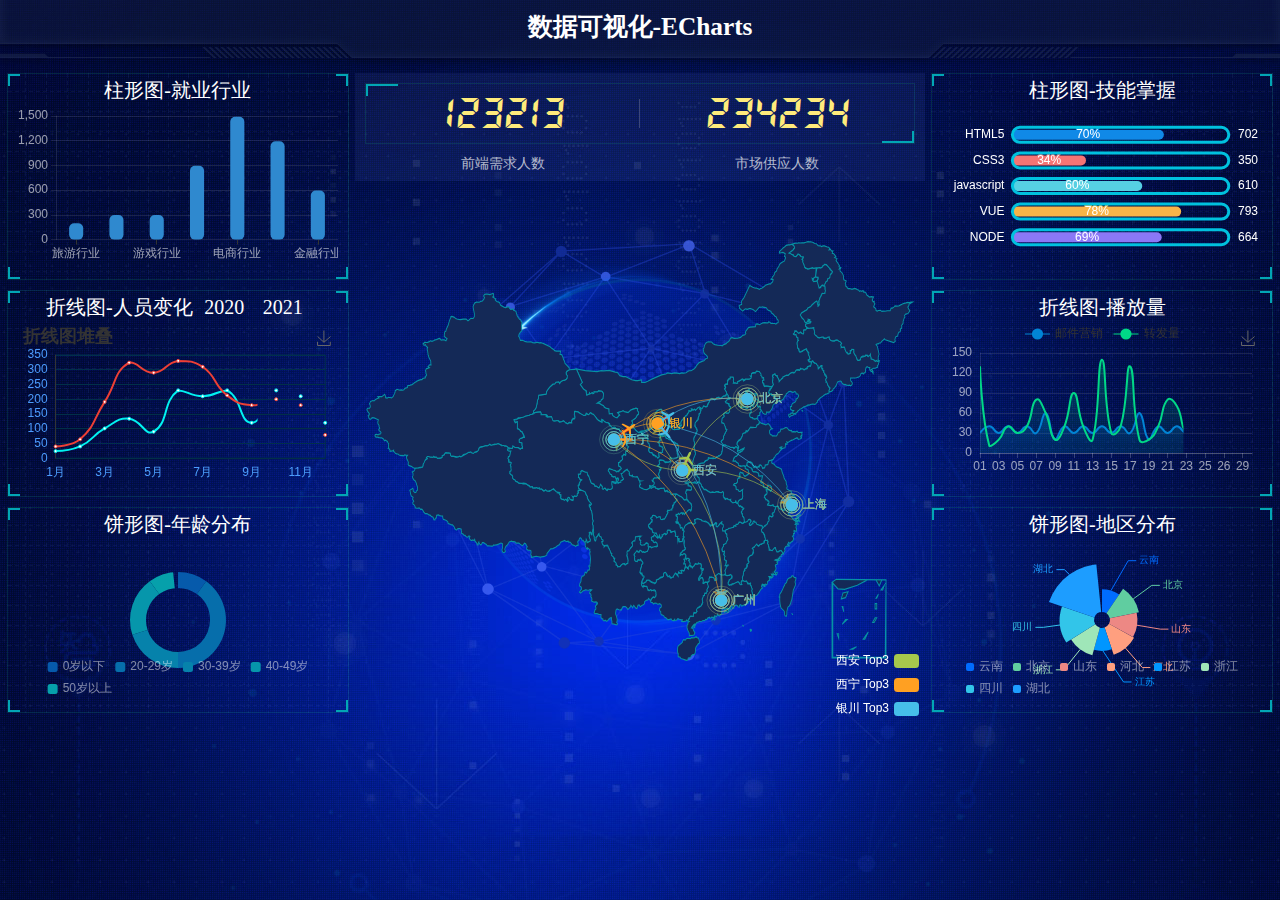
<file: index.html>
<!DOCTYPE html>
<html lang="en">
<head>
    <meta charset="UTF-8">
    <meta name="viewport" content="width=device-width, initial-scale=1.0" />
    <title>数据可视化</title>
    <link rel="stylesheet" href="css/index.css">
    <script src="js/flexible.js"></script>
    <script src="js/echarts.min.js"></script>
    <script src="js/jquery.js"></script>
    <script src="js/china.js"></script>
</head>
<body>
<!--头部的盒子-->
<header>
    <h1>数据可视化-ECharts</h1>
    <div class="showTime"></div>
</header>
<!--页面主体部分-->
<section class="mainbox">
   <div class="column">
      <div class="panel bar">
          <h2>柱形图-就业行业</h2>
          <div class="chart"></div>
          <div class="panel-footer"></div>
      </div>
       <div class="panel line">
           <h2>折线图-人员变化
               <a href="javascript:;">2020</a>
               <a href="javascript:;">2021</a>
           </h2>
           <div class="chart"></div>
           <div class="panel-footer"></div>
       </div>
       <div class="panel pie">
           <h2>饼形图-年龄分布</h2>
           <div class="chart"></div>
           <div class="panel-footer"></div>
       </div>
   </div>
    <div class="column">
        <!--no 模块制作-->
        <div class="no">
            <div class="no-hd">
                <ul>
                    <li>123213</li>
                    <li>234234</li>
                </ul>
            </div>
            <div class="no-bd">
                <ul>
                    <li>前端需求人数</li>
                    <li>市场供应人数</li>
                </ul>
            </div>
        </div>
        <!--map 模块制作 -->
        <div class="map">
           <div class="map1"></div>
           <div class="map2"></div>
           <div class="map3"></div>
           <div class="chart"></div>
        </div>
    </div>
    <div class="column">
        <div class="panel bar2">
            <h2>柱形图-技能掌握</h2>
            <div class="chart"></div>
            <div class="panel-footer"></div>
        </div>
        <div class="panel line2">
            <h2>折线图-播放量</h2>
            <div class="chart"></div>
            <div class="panel-footer"></div>
        </div>
        <div class="panel pie2">
            <h2>饼形图-地区分布</h2>
            <div class="chart"></div>
            <div class="panel-footer"></div>
        </div>
    </div>
</section>
<script>
    var t = null;
    t = setTimeout(time, 1000);//開始运行
    function time() {
        clearTimeout(t);//清除定时器
        dt = new Date();
        var y = dt.getFullYear();
        var mt = dt.getMonth() + 1;
        var day = dt.getDate();
        var h = dt.getHours();//获取时
        var m = dt.getMinutes();//获取分
        var s = dt.getSeconds();//获取秒
        document.querySelector(".showTime").innerHTML = '当前时间：' + y + "年" + mt + "月" + day + "-" + h + "时" + m + "分" + s + "秒";
        t = setTimeout(time, 1000); //设定定时器，循环运行
    }
</script>
<script src="js/index.js"></script>
</body>
</html>
</file>
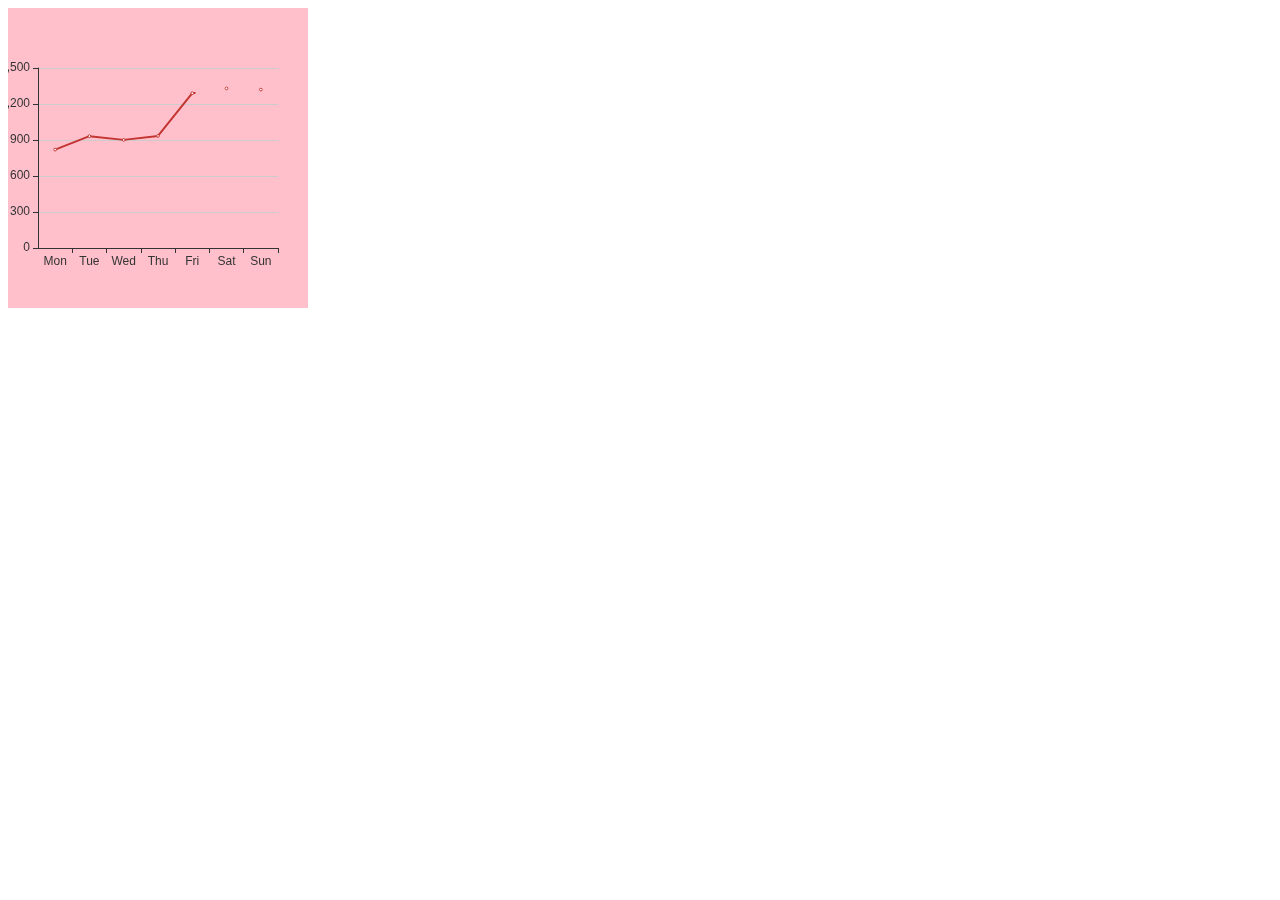
<file: demo.html>
<!DOCTYPE html>
<html lang="en">
<head>
    <meta charset="UTF-8">
    <title>Title</title>
    <script src="js/echarts.min.js"></script>
    <style>
        .box{
            width: 300px;
            height: 300px;
            background-color:pink;
        }
    </style>
</head>
<body>
<div class="box">

</div>
<script>
  //初始化实例对象
  var myChart = echarts.init(document.querySelector(".box"));
  //指定图标的配置和数据
  var option = {
      xAxis: {
          type: 'category',
          data: ['Mon', 'Tue', 'Wed', 'Thu', 'Fri', 'Sat', 'Sun']
      },
      yAxis: {
          type: 'value'
      },
      series: [{
          data: [820, 932, 901, 934, 1290, 1330, 1320],
          type: 'line'
      }]
  };
  /*
  * 1. title: 设置图标标题
  * 2. legend: 图例组件
  * 3. tooltip: 提示框组件
  * 4. toolbox:工具箱组件
  * 5. grid：网格配置  grid 可以控制线形图，柱状图图表大小
  *    containerLabel: 刻度标签是否显示
  * 6. xAxis 设置x轴相关配置
  * boundaryGap：是否让我们的线条和坐标轴有缝隙
  * 7. yAxis 设置y轴相关配置
  * 8. series：系列图标配置。他决定着显示哪种类型的图标
  * stack 的值如果相同就会发生数据堆叠，同个类目轴上系列配置相同的`stack`值后，后一个系列的值会在前一个系列的值上相加 一般不需要
  * 9.color 设置我们线条的颜色，注意后面是个数组
  *
  * * */
  //把配置项给实例对象
    myChart.setOption(option)
</script>
</body>
</html>
</file>
<file: css/index.css>
* {
  margin: 0;
  padding: 0;
  box-sizing: border-box;
}
li {
  list-style: none;
}
/* 声明字体*/
@font-face {
  font-family: electronicFont;
  src: url(../font/DS-DIGIT.TTF);
}
body {
  background: url("../images/bg.jpg") no-repeat top center;
  line-height: 1.15;
}
header {
  position: relative;
  height: 1.25rem;
  background: url("../images/head_bg.png") no-repeat;
  background-size: 100% 100%;
}
header h1 {
  font-size: 0.475rem;
  color: #fff;
  text-align: center;
  line-height: 1rem;
}
header .showTime {
  position: absolute;
  top: 0;
  right: 0.375rem;
  line-height: 0.9375rem;
  color: rgba(255, 255, 255, 0.7);
  font-size: 0.25rem;
}
.mainbox {
  display: flex;
  min-width: 1024px;
  max-width: 1920px;
  margin: 0 auto;
  padding: 0.125rem 0.125rem 0;
}
.mainbox .column {
  flex: 3;
}
.mainbox .column:nth-child(2) {
  flex: 5;
  margin: 0 0.125rem 0.1875rem;
}
.mainbox .column .panel {
  position: relative;
  height: 3.875rem;
  border: 1px solid rgba(25, 186, 139, 0.17);
  background: url("../images/line(1).png");
  padding: 0 0.1875rem 0.5rem;
  margin-bottom: 0.1875rem;
}
.mainbox .column .panel::before {
  position: absolute;
  top: 0;
  left: 0;
  content: "";
  width: 10px;
  height: 10px;
  border-top: 2px solid #02a6b5;
  border-left: 2px solid #02a6b5;
}
.mainbox .column .panel::after {
  position: absolute;
  top: 0;
  right: 0;
  content: "";
  width: 10px;
  height: 10px;
  border-top: 2px solid #02a6b5;
  border-right: 2px solid #02a6b5;
}
.mainbox .column .panel .panel-footer {
  position: absolute;
  left: 0;
  bottom: 0;
  width: 100%;
}
.mainbox .column .panel .panel-footer::before {
  position: absolute;
  bottom: 0;
  left: 0;
  content: "";
  width: 10px;
  height: 10px;
  border-bottom: 2px solid #02a6b5;
  border-left: 2px solid #02a6b5;
}
.mainbox .column .panel .panel-footer::after {
  position: absolute;
  bottom: 0;
  right: 0;
  content: "";
  width: 10px;
  height: 10px;
  border-bottom: 2px solid #02a6b5;
  border-right: 2px solid #02a6b5;
}
.mainbox .column .panel h2 {
  height: 0.6rem;
  line-height: 0.6rem;
  text-align: center;
  color: #fff;
  font-size: 20px;
  font-weight: 400;
}
.mainbox .column .panel h2 a {
  color: #fff;
  text-decoration: none;
  margin: 0 0.125rem;
}
.mainbox .column .panel .chart {
  height: 3rem;
}
.mainbox .no {
  background: rgba(101, 132, 226, 0.1);
  padding: 0.1875rem;
}
.mainbox .no .no-hd {
  position: relative;
  border: 1px solid rgba(25, 186, 139, 0.17);
}
.mainbox .no .no-hd::before {
  content: "";
  position: absolute;
  width: 30px;
  height: 10px;
  border-top: 2px solid #02a6b5;
  border-left: 2px solid #02a6b5;
  top: 0;
  left: 0;
}
.mainbox .no .no-hd::after {
  content: "";
  position: absolute;
  width: 30px;
  height: 10px;
  border-bottom: 2px solid #02a6b5;
  border-right: 2px solid #02a6b5;
  right: 0;
  bottom: 0;
}
.mainbox .no .no-hd ul {
  display: flex;
}
.mainbox .no .no-hd ul li {
  position: relative;
  flex: 1;
  line-height: 1rem;
  font-size: 0.875rem;
  color: #ffeb7b;
  padding: 0.05rem 0;
  text-align: center;
  font-family: 'electronicFont';
  font-weight: bold;
}
.mainbox .no .no-hd ul li:first-child::after {
  content: "";
  position: absolute;
  height: 50%;
  width: 1px;
  background: rgba(255, 255, 255, 0.2);
  right: 0;
  top: 25%;
}
.mainbox .no .no-bd ul {
  display: flex;
}
.mainbox .no .no-bd ul li {
  flex: 1;
  height: 0.5rem;
  text-align: center;
  font-size: 0.255rem;
  color: rgba(255, 255, 255, 0.7);
  line-height: 0.5rem;
  padding-top: 0.125rem;
}
.mainbox .map {
  position: relative;
  height: 10.125rem;
}
.mainbox .map .map1 {
  width: 6.475rem;
  height: 6.475rem;
  position: absolute;
  top: 50%;
  left: 50%;
  transform: translate(-50%, -50%);
  background: url("../images/map.png") no-repeat;
  background-size: 100% 100%;
  opacity: 0.3;
}
.mainbox .map .map2 {
  position: absolute;
  top: 50%;
  left: 50%;
  transform: translate(-50%, -50%);
  width: 8.0375rem;
  height: 8.0375rem;
  background: url("../images/lbx.png");
  background-size: 100% 100%;
  animation: rotate1 15s linear infinite;
}
.mainbox .map .map3 {
  position: absolute;
  top: 50%;
  left: 50%;
  transform: translate(-50%, -50%);
  width: 7.075rem;
  height: 7.075rem;
  background: url("../images/jt.png");
  background-size: 100% 100%;
  animation: rotate2 15s linear infinite;
}
.mainbox .map .chart {
  position: absolute;
  top: 0;
  left: 0;
  width: 100%;
  height: 10.125rem;
}
@keyframes rotate1 {
  from {
    transform: translate(-50%, -50%) rotate(0deg);
  }
  to {
    transform: translate(-50%, -50%) rotate(360deg);
  }
}
@keyframes rotate2 {
  from {
    transform: translate(-50%, -50%) rotate(360deg);
  }
  to {
    transform: translate(-50%, -50%) rotate(0deg);
  }
}
/*# sourceMappingURL=index.css.map */
</file>
